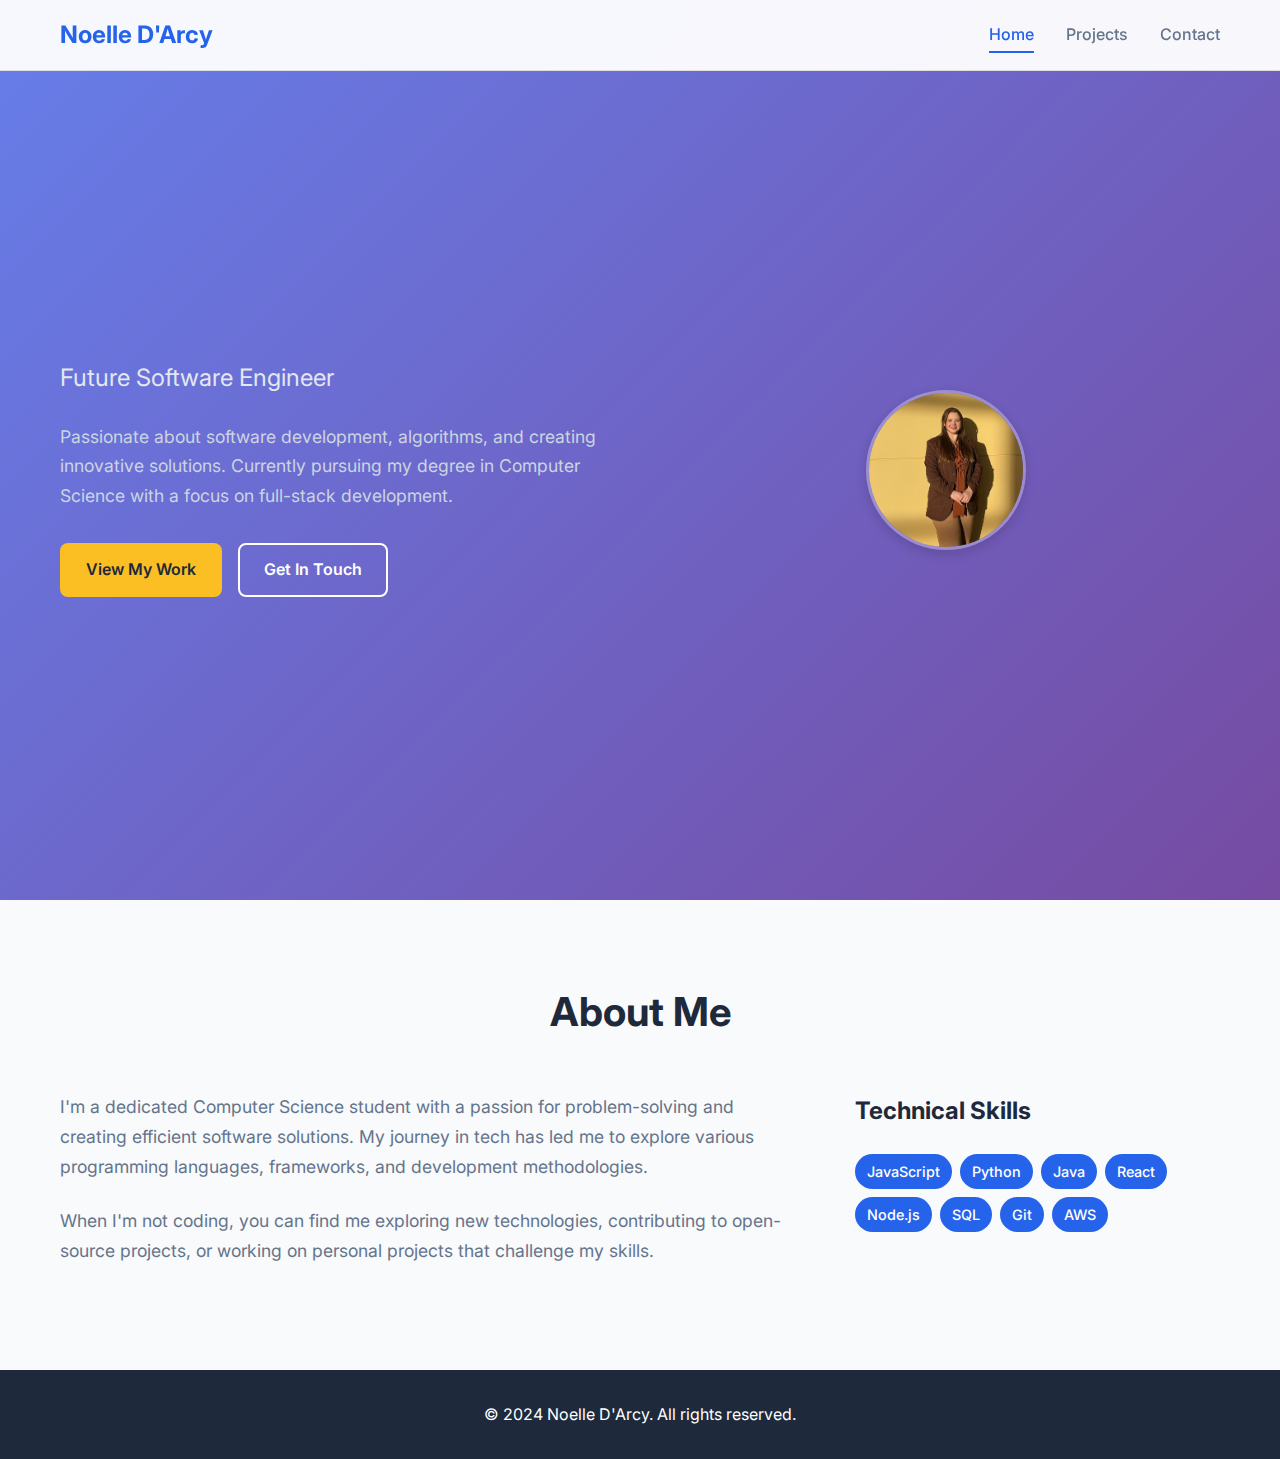
<file: index.html>
<!DOCTYPE html>
<html lang="en">
<head>
    <meta charset="UTF-8">
    <meta name="viewport" content="width=device-width, initial-scale=1.0">
    <title>Noelle D'Arcy - Computer Science Portfolio</title>
    <link rel="stylesheet" href="styles.css">
    <link href="https://cdnjs.cloudflare.com/ajax/libs/font-awesome/6.0.0/css/all.min.css" rel="stylesheet">
    <link href="https://fonts.googleapis.com/css2?family=Inter:wght@300;400;500;600;700&display=swap" rel="stylesheet">
</head>
<body>
    <!-- Navigation -->
    <nav class="navbar">
        <div class="nav-container">
            <div class="nav-logo">
                <a href="index.html">Noelle D'Arcy</a>
            </div>
            <div class="nav-menu" id="nav-menu">
                <a href="index.html" class="nav-link active">Home</a>
                <a href="projects.html" class="nav-link">Projects</a>
                <a href="contact.html" class="nav-link">Contact</a>
            </div>
            <div class="hamburger" id="hamburger">
                <span class="bar"></span>
                <span class="bar"></span>
                <span class="bar"></span>
            </div>
        </div>
    </nav>

    <!-- Hero Section -->
    <section class="hero">
        <div class="hero-container">
            <div class="hero-content">
                <h1 class="hero-title">
                    Hi, I'm Noelle D'Arcy
                  </h1>
                <h2 class="hero-subtitle">Future Software Engineer</h2>
                <p class="hero-description">
                    Passionate about software development, algorithms, and creating innovative solutions. 
                    Currently pursuing my degree in Computer Science with a focus on full-stack development.
                </p>
                <div class="hero-buttons">
                    <a href="projects.html" class="btn btn-primary">View My Work</a>
                    <a href="contact.html" class="btn btn-secondary">Get In Touch</a>
                </div>
            </div>
            <div class="hero-image">
                <div class="profile-card">
                    <div class="profile-image">
                        <img src="images/profile.png" alt="Profile Image">
                    </div>
                </div>
            </div>
        </div>
    </section>

    <!-- About Section -->
    <section class="about">
        <div class="container">
            <h2 class="section-title">About Me</h2>
            <div class="about-content">
                <div class="about-text">
                    <p>
                        I'm a dedicated Computer Science student with a passion for problem-solving and 
                        creating efficient software solutions. My journey in tech has led me to explore 
                        various programming languages, frameworks, and development methodologies.
                    </p>
                    <p>
                        When I'm not coding, you can find me exploring new technologies, contributing to 
                        open-source projects, or working on personal projects that challenge my skills.
                    </p>
                </div>
                <div class="skills-preview">
                    <h3>Technical Skills</h3>
                    <div class="skill-tags">
                        <span class="skill-tag">JavaScript</span>
                        <span class="skill-tag">Python</span>
                        <span class="skill-tag">Java</span>
                        <span class="skill-tag">React</span>
                        <span class="skill-tag">Node.js</span>
                        <span class="skill-tag">SQL</span>
                        <span class="skill-tag">Git</span>
                        <span class="skill-tag">AWS</span>
                    </div>
                </div>
            </div>
        </div>
    </section>

    <!-- Footer -->
    <footer class="footer">
        <div class="container">
            <p>&copy; 2024 Noelle D'Arcy. All rights reserved.</p>
        </div>
    </footer>

    <script src="script.js"></script>
</body>
</html>
</file>
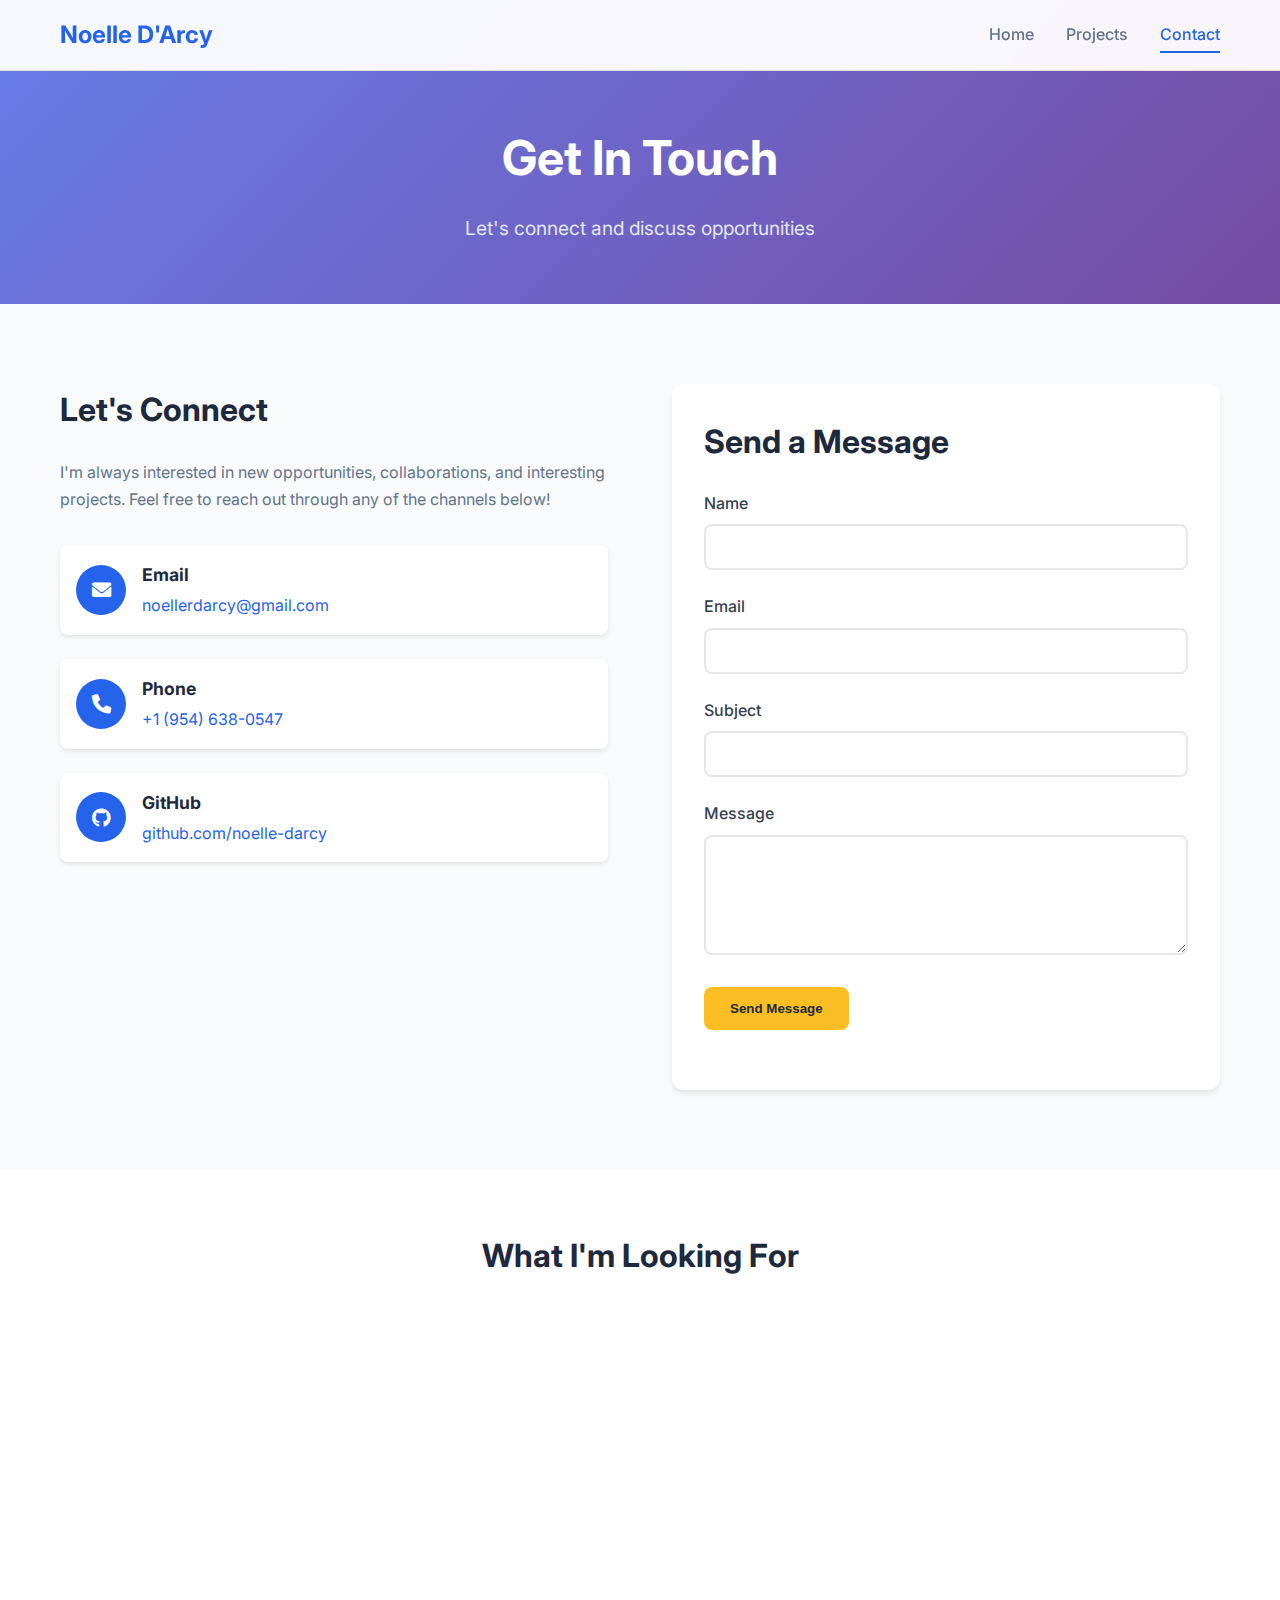
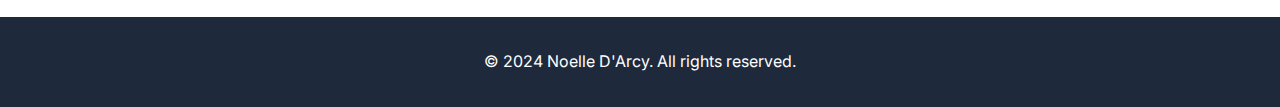
<file: contact.html>
<!DOCTYPE html>
<html lang="en">
<head>
    <meta charset="UTF-8">
    <meta name="viewport" content="width=device-width, initial-scale=1.0">
    <title>Contact - Noelle D'Arcy Portfolio</title>
    <link rel="stylesheet" href="styles.css">
    <link href="https://cdnjs.cloudflare.com/ajax/libs/font-awesome/6.0.0/css/all.min.css" rel="stylesheet">
    <link href="https://fonts.googleapis.com/css2?family=Inter:wght@300;400;500;600;700&display=swap" rel="stylesheet">
</head>
<body>
    <!-- Navigation -->
    <nav class="navbar">
        <div class="nav-container">
            <div class="nav-logo">
                <a href="index.html">Noelle D'Arcy</a>
            </div>
            <div class="nav-menu" id="nav-menu">
                <a href="index.html" class="nav-link">Home</a>
                <a href="projects.html" class="nav-link">Projects</a>
                <a href="contact.html" class="nav-link active">Contact</a>
            </div>
            <div class="hamburger" id="hamburger">
                <span class="bar"></span>
                <span class="bar"></span>
                <span class="bar"></span>
            </div>
        </div>
    </nav>

    <!-- Contact Header -->
    <section class="page-header">
        <div class="container">
            <h1 class="page-title">Get In Touch</h1>
            <p class="page-subtitle">Let's connect and discuss opportunities</p>
        </div>
    </section>

    <!-- Contact Section -->
    <section class="contact">
        <div class="container">
            <div class="contact-content">
                <!-- Contact Info -->
                <div class="contact-info">
                    <h2>Let's Connect</h2>
                    <p>
                        I'm always interested in new opportunities, collaborations, and interesting projects. 
                        Feel free to reach out through any of the channels below!
                    </p>
                    
                    <div class="contact-methods">
                        <!-- Email -->
                        <div class="contact-method">
                            <div class="contact-icon">
                                <i class="fas fa-envelope"></i>
                            </div>
                            <div class="contact-details">
                                <h3>Email</h3>
                                <a href="mailto:noellerdarcy@gmail.com">noellerdarcy@gmail.com</a>
                            </div>
                        </div>

                        <!-- Phone -->
                        <div class="contact-method">
                            <div class="contact-icon">
                                <i class="fas fa-phone"></i>
                            </div>
                            <div class="contact-details">
                                <h3>Phone</h3>
                                <a href="tel:+19546380547">+1 (954) 638-0547</a>
                            </div>
                        </div>

                        <!-- GitHub -->
                        <div class="contact-method">
                            <div class="contact-icon">
                                <i class="fab fa-github"></i>
                            </div>
                            <div class="contact-details">
                                <h3>GitHub</h3>
                                <a href="https://github.com/noelle-darcy" target="_blank">github.com/noelle-darcy</a>
                            </div>
                        </div>

                        <!-- GitLab -->
                        <div class="contact-method">
                            <div class="contact-icon">
                                <i class="fab fa-gitlab"></i>
                            </div>
                            <div class="contact-details">
                                <h3>GitLab</h3>
                                <a href="https://gitlab.com/noelle-darcy" target="_blank">gitlab.com/noelle-darcy</a>
                            </div>
                        </div>

                        <!-- LinkedIn -->
                        <div class="contact-method">
                            <div class="contact-icon">
                                <i class="fab fa-linkedin"></i>
                            </div>
                            <div class="contact-details">
                                <h3>LinkedIn</h3>
                                <a href="https://linkedin.com/in/noelle-darcy" target="_blank">linkedin.com/in/noelle-darcy</a>
                            </div>
                        </div>
                    </div>
                </div>

                <!-- Contact Form -->
                <div class="contact-form-container">
                    <h2>Send a Message</h2>
                    <form class="contact-form" id="contact-form">
                        <div class="form-group">
                            <label for="name">Name</label>
                            <input type="text" id="name" name="name" required>
                        </div>
                        
                        <div class="form-group">
                            <label for="email">Email</label>
                            <input type="email" id="email" name="email" required>
                        </div>
                        
                        <div class="form-group">
                            <label for="subject">Subject</label>
                            <input type="text" id="subject" name="subject" required>
                        </div>
                        
                        <div class="form-group">
                            <label for="message">Message</label>
                            <textarea id="message" name="message" rows="5" required></textarea>
                        </div>
                        
                        <button type="submit" class="btn btn-primary">Send Message</button>
                    </form>
                </div>
            </div>
        </div>
    </section>

    <!-- Additional Info Section -->
    <section class="contact-additional">
        <div class="container">
            <div class="additional-content">
                <h2>What I'm Looking For</h2>
                <div class="opportunities">
                    <div class="opportunity">
                        <i class="fas fa-briefcase"></i>
                        <h3>Internships</h3>
                        <p>Software development, data science, or research opportunities</p>
                    </div>
                    <div class="opportunity">
                        <i class="fas fa-users"></i>
                        <h3>Collaborations</h3>
                        <p>Open source projects, hackathons, or team projects</p>
                    </div>
                    <div class="opportunity">
                        <i class="fas fa-graduation-cap"></i>
                        <h3>Mentorship</h3>
                        <p>Learning opportunities and career guidance</p>
                    </div>
                </div>
            </div>
        </div>
    </section>

    <!-- Footer -->
    <footer class="footer">
        <div class="container">
            <p>&copy; 2024 Noelle D'Arcy. All rights reserved.</p>
        </div>
    </footer>

    <script src="script.js"></script>
</body>
</html>
</file>
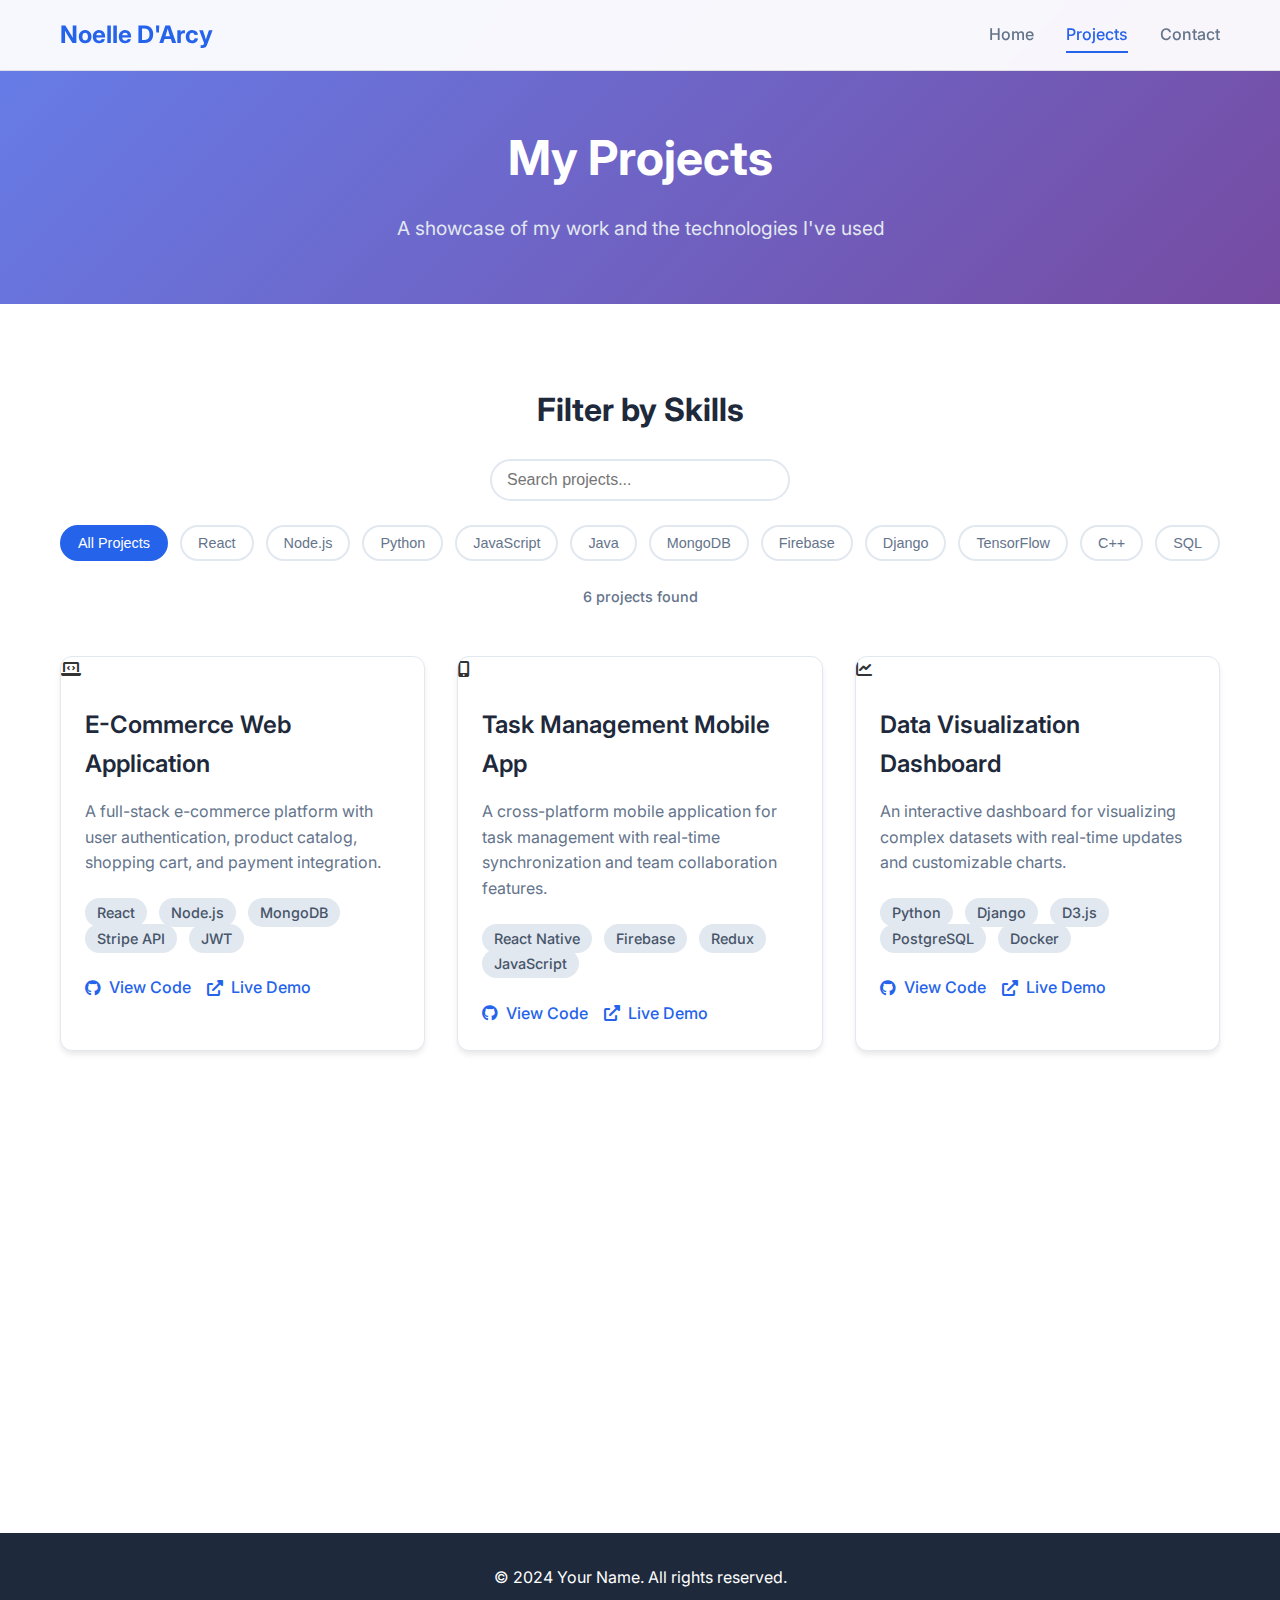
<file: projects.html>
<!DOCTYPE html>
<html lang="en">
<head>
    <meta charset="UTF-8">
    <meta name="viewport" content="width=device-width, initial-scale=1.0">
    <title>Projects - Noelle D'Arcy Portfolio</title>
    <link rel="stylesheet" href="styles.css">
    <link href="https://cdnjs.cloudflare.com/ajax/libs/font-awesome/6.0.0/css/all.min.css" rel="stylesheet">
    <link href="https://fonts.googleapis.com/css2?family=Inter:wght@300;400;500;600;700&display=swap" rel="stylesheet">
</head>
<body>
    <!-- Navigation -->
    <nav class="navbar">
        <div class="nav-container">
            <div class="nav-logo">
                <a href="index.html">Noelle D'Arcy</a>
            </div>
            <div class="nav-menu" id="nav-menu">
                <a href="index.html" class="nav-link">Home</a>
                <a href="projects.html" class="nav-link active">Projects</a>
                <a href="contact.html" class="nav-link">Contact</a>
            </div>
            <div class="hamburger" id="hamburger">
                <span class="bar"></span>
                <span class="bar"></span>
                <span class="bar"></span>
            </div>
        </div>
    </nav>

    <!-- Projects Header -->
    <section class="page-header">
        <div class="container">
            <h1 class="page-title">My Projects</h1>
            <p class="page-subtitle">A showcase of my work and the technologies I've used</p>
        </div>
    </section>

    <!-- Projects Section -->
    <section class="projects">
        <div class="container">
            <!-- Filter Section -->
            <div class="filter-section">
                <h2>Filter by Skills</h2>
                <div class="filter-controls">
                    <button class="filter-btn active" data-skill="all">All Projects</button>
                    <button class="filter-btn" data-skill="React">React</button>
                    <button class="filter-btn" data-skill="Node.js">Node.js</button>
                    <button class="filter-btn" data-skill="Python">Python</button>
                    <button class="filter-btn" data-skill="JavaScript">JavaScript</button>
                    <button class="filter-btn" data-skill="Java">Java</button>
                    <button class="filter-btn" data-skill="MongoDB">MongoDB</button>
                    <button class="filter-btn" data-skill="Firebase">Firebase</button>
                    <button class="filter-btn" data-skill="Django">Django</button>
                    <button class="filter-btn" data-skill="TensorFlow">TensorFlow</button>
                    <button class="filter-btn" data-skill="C++">C++</button>
                    <button class="filter-btn" data-skill="SQL">SQL</button>
                </div>
                <div class="filter-results">
                    <span id="project-count">6 projects found</span>
                </div>
            </div>
            
            <div class="projects-grid" id="projects-grid">
                <!-- Project 1 -->
                <div class="project-card" data-skills="React,Node.js,MongoDB,Stripe API,JWT">
                    <div class="project-image">
                        <i class="fas fa-laptop-code"></i>
                    </div>
                    <div class="project-content">
                        <h3 class="project-title">E-Commerce Web Application</h3>
                        <p class="project-description">
                            A full-stack e-commerce platform with user authentication, product catalog, 
                            shopping cart, and payment integration.
                        </p>
                        <div class="project-skills">
                            <span class="skill-tag">React</span>
                            <span class="skill-tag">Node.js</span>
                            <span class="skill-tag">MongoDB</span>
                            <span class="skill-tag">Stripe API</span>
                            <span class="skill-tag">JWT</span>
                        </div>
                        <div class="project-links">
                            <a href="#" class="project-link" target="_blank">
                                <i class="fab fa-github"></i> View Code
                            </a>
                            <a href="#" class="project-link" target="_blank">
                                <i class="fas fa-external-link-alt"></i> Live Demo
                            </a>
                        </div>
                    </div>
                </div>

                <!-- Project 2 -->
                <div class="project-card" data-skills="React Native,Firebase,Redux,JavaScript">
                    <div class="project-image">
                        <i class="fas fa-mobile-alt"></i>
                    </div>
                    <div class="project-content">
                        <h3 class="project-title">Task Management Mobile App</h3>
                        <p class="project-description">
                            A cross-platform mobile application for task management with real-time 
                            synchronization and team collaboration features.
                        </p>
                        <div class="project-skills">
                            <span class="skill-tag">React Native</span>
                            <span class="skill-tag">Firebase</span>
                            <span class="skill-tag">Redux</span>
                            <span class="skill-tag">JavaScript</span>
                        </div>
                        <div class="project-links">
                            <a href="#" class="project-link" target="_blank">
                                <i class="fab fa-github"></i> View Code
                            </a>
                            <a href="#" class="project-link" target="_blank">
                                <i class="fas fa-external-link-alt"></i> Live Demo
                            </a>
                        </div>
                    </div>
                </div>

                <!-- Project 3 -->
                <div class="project-card" data-skills="Python,Django,D3.js,PostgreSQL,Docker">
                    <div class="project-image">
                        <i class="fas fa-chart-line"></i>
                    </div>
                    <div class="project-content">
                        <h3 class="project-title">Data Visualization Dashboard</h3>
                        <p class="project-description">
                            An interactive dashboard for visualizing complex datasets with real-time 
                            updates and customizable charts.
                        </p>
                        <div class="project-skills">
                            <span class="skill-tag">Python</span>
                            <span class="skill-tag">Django</span>
                            <span class="skill-tag">D3.js</span>
                            <span class="skill-tag">PostgreSQL</span>
                            <span class="skill-tag">Docker</span>
                        </div>
                        <div class="project-links">
                            <a href="#" class="project-link" target="_blank">
                                <i class="fab fa-github"></i> View Code
                            </a>
                            <a href="#" class="project-link" target="_blank">
                                <i class="fas fa-external-link-alt"></i> Live Demo
                            </a>
                        </div>
                    </div>
                </div>

                <!-- Project 4 -->
                <div class="project-card" data-skills="Python,TensorFlow,Flask,OpenCV,NumPy">
                    <div class="project-image">
                        <i class="fas fa-robot"></i>
                    </div>
                    <div class="project-content">
                        <h3 class="project-title">Machine Learning Classifier</h3>
                        <p class="project-description">
                            A machine learning model for image classification using deep learning 
                            techniques with a web interface for testing.
                        </p>
                        <div class="project-skills">
                            <span class="skill-tag">Python</span>
                            <span class="skill-tag">TensorFlow</span>
                            <span class="skill-tag">Flask</span>
                            <span class="skill-tag">OpenCV</span>
                            <span class="skill-tag">NumPy</span>
                        </div>
                        <div class="project-links">
                            <a href="#" class="project-link" target="_blank">
                                <i class="fab fa-github"></i> View Code
                            </a>
                            <a href="#" class="project-link" target="_blank">
                                <i class="fas fa-external-link-alt"></i> Live Demo
                            </a>
                        </div>
                    </div>
                </div>

                <!-- Project 5 -->
                <div class="project-card" data-skills="C++,SQL,B+ Trees,File Systems">
                    <div class="project-image">
                        <i class="fas fa-database"></i>
                    </div>
                    <div class="project-content">
                        <h3 class="project-title">Database Management System</h3>
                        <p class="project-description">
                            A custom database management system with query optimization, 
                            indexing, and transaction support.
                        </p>
                        <div class="project-skills">
                            <span class="skill-tag">C++</span>
                            <span class="skill-tag">SQL</span>
                            <span class="skill-tag">B+ Trees</span>
                            <span class="skill-tag">File Systems</span>
                        </div>
                        <div class="project-links">
                            <a href="#" class="project-link" target="_blank">
                                <i class="fab fa-github"></i> View Code
                            </a>
                            <a href="#" class="project-link" target="_blank">
                                <i class="fas fa-external-link-alt"></i> Live Demo
                            </a>
                        </div>
                    </div>
                </div>

                <!-- Project 6 -->
                <div class="project-card" data-skills="Java,JavaFX,Game Design,OOP">
                    <div class="project-image">
                        <i class="fas fa-gamepad"></i>
                    </div>
                    <div class="project-content">
                        <h3 class="project-title">2D Platformer Game</h3>
                        <p class="project-description">
                            A 2D platformer game built from scratch with physics engine, 
                            level editor, and multiplayer support.
                        </p>
                        <div class="project-skills">
                            <span class="skill-tag">Java</span>
                            <span class="skill-tag">JavaFX</span>
                            <span class="skill-tag">Game Design</span>
                            <span class="skill-tag">OOP</span>
                        </div>
                        <div class="project-links">
                            <a href="#" class="project-link" target="_blank">
                                <i class="fab fa-github"></i> View Code
                            </a>
                            <a href="#" class="project-link" target="_blank">
                                <i class="fas fa-external-link-alt"></i> Live Demo
                            </a>
                        </div>
                    </div>
                </div>
            </div>
        </div>
    </section>

    <!-- Footer -->
    <footer class="footer">
        <div class="container">
            <p>&copy; 2024 Your Name. All rights reserved.</p>
        </div>
    </footer>

    <script src="script.js"></script>
</body>
</html>
</file>
<file: styles.css>
/* Reset and Base Styles */
* {
    margin: 0;
    padding: 0;
    box-sizing: border-box;
}

html {
    scroll-behavior: smooth;
}

body {
    font-family: 'Inter', sans-serif;
    line-height: 1.6;
    color: #333;
    background-color: #ffffff;
}

.container {
    max-width: 1200px;
    margin: 0 auto;
    padding: 0 20px;
}

/* Navigation */
.navbar {
    position: fixed;
    top: 0;
    width: 100%;
    background: rgba(255, 255, 255, 0.95);
    backdrop-filter: blur(10px);
    border-bottom: 1px solid rgba(0, 0, 0, 0.1);
    z-index: 1000;
    transition: all 0.3s ease;
}

.nav-container {
    max-width: 1200px;
    margin: 0 auto;
    padding: 0 20px;
    display: flex;
    justify-content: space-between;
    align-items: center;
    height: 70px;
}

.nav-logo a {
    font-size: 1.5rem;
    font-weight: 700;
    color: #2563eb;
    text-decoration: none;
    transition: color 0.3s ease;
}

.nav-logo a:hover {
    color: #1d4ed8;
}

.nav-menu {
    display: flex;
    gap: 2rem;
}

.nav-link {
    text-decoration: none;
    color: #64748b;
    font-weight: 500;
    transition: color 0.3s ease;
    position: relative;
}

.nav-link:hover,
.nav-link.active {
    color: #2563eb;
}

.nav-link.active::after {
    content: '';
    position: absolute;
    bottom: -5px;
    left: 0;
    width: 100%;
    height: 2px;
    background: #2563eb;
}

.hamburger {
    display: none;
    flex-direction: column;
    cursor: pointer;
}

.bar {
    width: 25px;
    height: 3px;
    background: #333;
    margin: 3px 0;
    transition: 0.3s;
}

/* Hero Section */
.hero {
    padding: 120px 0 80px;
    background: linear-gradient(135deg, #667eea 0%, #764ba2 100%);
    color: white;
    min-height: 100vh;
    display: flex;
    align-items: center;
}

.hero-container {
    max-width: 1200px;
    margin: 0 auto;
    padding: 0 20px;
    display: grid;
    grid-template-columns: 1fr 1fr;
    gap: 4rem;
    align-items: center;
}

.hero-title {
    font-size: 3.5rem;
    font-weight: 700;
    margin-bottom: 1rem;
    line-height: 1.2;
}

.highlight {
    color: #ff4081;
    font-weight: bold;
  }

.hero-subtitle {
    font-size: 1.5rem;
    font-weight: 400;
    margin-bottom: 1.5rem;
    color: #e2e8f0;
}

.hero-description {
    font-size: 1.1rem;
    margin-bottom: 2rem;
    color: #cbd5e1;
    line-height: 1.7;
}

.hero-buttons {
    display: flex;
    gap: 1rem;
    flex-wrap: wrap;
}

.btn {
    display: inline-block;
    padding: 12px 24px;
    border-radius: 8px;
    text-decoration: none;
    font-weight: 600;
    transition: all 0.3s ease;
    border: 2px solid transparent;
}

.btn-primary {
    background: #fbbf24;
    color: #1e293b;
}

.btn-primary:hover {
    background: #f59e0b;
    transform: translateY(-2px);
}

.btn-secondary {
    background: transparent;
    color: white;
    border-color: white;
}

.btn-secondary:hover {
    background: white;
    color: #2563eb;
    transform: translateY(-2px);
}

.profile-card {
    display: flex;
    justify-content: center;
    align-items: center;
}

.profile-image {
    width: 300px;
    height: 300px;
    background: rgba(255, 255, 255, 0.1);
    border-radius: 50%;
    display: flex;
    align-items: center;
    justify-content: center;
    font-size: 6rem;
    color: rgba(255, 255, 255, 0.3);
    border: 3px solid rgba(255, 255, 255, 0.2);
}

/* About Section */
.about {
    padding: 80px 0;
    background: #f8fafc;
}

.section-title {
    text-align: center;
    font-size: 2.5rem;
    font-weight: 700;
    margin-bottom: 3rem;
    color: #1e293b;
}

.about-content {
    display: grid;
    grid-template-columns: 2fr 1fr;
    gap: 4rem;
    align-items: start;
}

.about-text p {
    font-size: 1.1rem;
    color: #64748b;
    margin-bottom: 1.5rem;
    line-height: 1.7;
}

.skills-preview h3 {
    font-size: 1.5rem;
    margin-bottom: 1.5rem;
    color: #1e293b;
}

.skill-tags {
    display: flex;
    flex-wrap: wrap;
    gap: 0.5rem;
}

.skill-tag {
    background: #2563eb;
    color: white;
    padding: 6px 12px;
    border-radius: 20px;
    font-size: 0.9rem;
    font-weight: 500;
}

/* Page Header */
.page-header {
    padding: 120px 0 60px;
    background: linear-gradient(135deg, #667eea 0%, #764ba2 100%);
    color: white;
    text-align: center;
}

.page-title {
    font-size: 3rem;
    font-weight: 700;
    margin-bottom: 1rem;
}

.page-subtitle {
    font-size: 1.2rem;
    color: #e2e8f0;
}

/* Projects Section */
.projects {
    padding: 80px 0;
    background: #ffffff;
}

/* Filter Section */
.filter-section {
    margin-bottom: 3rem;
    text-align: center;
}

.filter-section h2 {
    font-size: 2rem;
    margin-bottom: 1.5rem;
    color: #1e293b;
}

.filter-controls {
    display: flex;
    flex-wrap: wrap;
    justify-content: center;
    gap: 0.75rem;
    margin-bottom: 1.5rem;
}

.filter-btn {
    padding: 8px 16px;
    border: 2px solid #e2e8f0;
    background: white;
    color: #64748b;
    border-radius: 25px;
    cursor: pointer;
    font-weight: 500;
    transition: all 0.3s ease;
    font-size: 0.9rem;
}

.filter-btn:hover {
    border-color: #2563eb;
    color: #2563eb;
    transform: translateY(-2px);
}

.filter-btn.active {
    background: #2563eb;
    color: white;
    border-color: #2563eb;
}

.filter-results {
    color: #64748b;
    font-size: 0.9rem;
}

#project-count {
    font-weight: 500;
}

.projects-grid {
    display: grid;
    grid-template-columns: repeat(auto-fit, minmax(350px, 1fr));
    gap: 2rem;
}

.project-card {
    background: white;
    border-radius: 12px;
    box-shadow: 0 4px 6px -1px rgba(0, 0, 0, 0.1);
    overflow: hidden;
    transition: all 0.3s ease;
    border: 1px solid #e2e8f0;
    opacity: 1;
    transform: scale(1);
}

.project-card.filtered-out {
    opacity: 0;
    transform: scale(0.8);
    pointer-events: none;
    margin: 0;
    padding: 0;
    height: 0;
    overflow: hidden;
}

/* Profile card wrapper */
.profile-card {
    display: flex;
    justify-content: center;
    align-items: center;
}

/* Circular profile photo area */
.hero .profile-image {
    width: 160px;
    height: 160px;
    border-radius: 50%;
    overflow: hidden;
    border: 3px solid rgba(255, 255, 255, 0.3);
    box-shadow: 0 4px 12px rgba(0,0,0,0.15);
    background: none; /* remove grayish overlay */
}

/* The actual image itself */
.hero .profile-image img {
    width: 100%;
    height: 100%;
    object-fit: cover;
    display: block;
}

.project-content {
    padding: 1.5rem;
}

.project-title {
    font-size: 1.5rem;
    font-weight: 600;
    margin-bottom: 1rem;
    color: #1e293b;
}

.project-description {
    color: #64748b;
    margin-bottom: 1.5rem;
    line-height: 1.6;
}

.project-skills {
    margin-bottom: 1.5rem;
}

.project-skills .skill-tag {
    background: #e2e8f0;
    color: #475569;
    margin-right: 0.5rem;
    margin-bottom: 0.5rem;
}

.project-links {
    display: flex;
    gap: 1rem;
    flex-wrap: wrap;
}

.project-link {
    display: inline-flex;
    align-items: center;
    gap: 0.5rem;
    color: #2563eb;
    text-decoration: none;
    font-weight: 500;
    transition: color 0.3s ease;
}

.project-link:hover {
    color: #1d4ed8;
}

/* Contact Section */
.contact {
    padding: 80px 0;
    background: #f8fafc;
}

.contact-content {
    display: grid;
    grid-template-columns: 1fr 1fr;
    gap: 4rem;
}

.contact-info h2,
.contact-form-container h2 {
    font-size: 2rem;
    margin-bottom: 1.5rem;
    color: #1e293b;
}

.contact-info p {
    color: #64748b;
    margin-bottom: 2rem;
    line-height: 1.7;
}

.contact-methods {
    display: flex;
    flex-direction: column;
    gap: 1.5rem;
}

.contact-method {
    display: flex;
    align-items: center;
    gap: 1rem;
    padding: 1rem;
    background: white;
    border-radius: 8px;
    box-shadow: 0 2px 4px rgba(0, 0, 0, 0.1);
    transition: transform 0.3s ease;
}

.contact-method:hover {
    transform: translateY(-2px);
}

.contact-icon {
    width: 50px;
    height: 50px;
    background: #2563eb;
    color: white;
    border-radius: 50%;
    display: flex;
    align-items: center;
    justify-content: center;
    font-size: 1.2rem;
}

.contact-details h3 {
    font-size: 1.1rem;
    margin-bottom: 0.25rem;
    color: #1e293b;
}

.contact-details a {
    color: #2563eb;
    text-decoration: none;
    transition: color 0.3s ease;
}

.contact-details a:hover {
    color: #1d4ed8;
}

/* Contact Form */
.contact-form-container {
    background: white;
    padding: 2rem;
    border-radius: 12px;
    box-shadow: 0 4px 6px -1px rgba(0, 0, 0, 0.1);
}

.form-group {
    margin-bottom: 1.5rem;
}

.form-group label {
    display: block;
    margin-bottom: 0.5rem;
    font-weight: 500;
    color: #374151;
}

.form-group input,
.form-group textarea {
    width: 100%;
    padding: 12px;
    border: 2px solid #e5e7eb;
    border-radius: 8px;
    font-size: 1rem;
    transition: border-color 0.3s ease;
}

.form-group input:focus,
.form-group textarea:focus {
    outline: none;
    border-color: #2563eb;
}

.form-group textarea {
    resize: vertical;
    min-height: 120px;
}

/* Contact Additional */
.contact-additional {
    padding: 60px 0;
    background: white;
}

.additional-content h2 {
    text-align: center;
    font-size: 2rem;
    margin-bottom: 3rem;
    color: #1e293b;
}

.opportunities {
    display: grid;
    grid-template-columns: repeat(auto-fit, minmax(250px, 1fr));
    gap: 2rem;
}

.opportunity {
    text-align: center;
    padding: 2rem;
    background: #f8fafc;
    border-radius: 12px;
    transition: transform 0.3s ease;
}

.opportunity:hover {
    transform: translateY(-5px);
}

.opportunity i {
    font-size: 3rem;
    color: #2563eb;
    margin-bottom: 1rem;
}

.opportunity h3 {
    font-size: 1.3rem;
    margin-bottom: 1rem;
    color: #1e293b;
}

.opportunity p {
    color: #64748b;
    line-height: 1.6;
}

/* Footer */
.footer {
    background: #1e293b;
    color: white;
    text-align: center;
    padding: 2rem 0;
}

/* Responsive Design */
@media (max-width: 768px) {
    .hamburger {
        display: flex;
    }

    .nav-menu {
        position: fixed;
        left: -100%;
        top: 70px;
        flex-direction: column;
        background-color: white;
        width: 100%;
        text-align: center;
        transition: 0.3s;
        box-shadow: 0 10px 27px rgba(0, 0, 0, 0.05);
        padding: 2rem 0;
    }

    .nav-menu.active {
        left: 0;
    }

    .hero-container {
        grid-template-columns: 1fr;
        text-align: center;
        gap: 2rem;
    }

    .hero-title {
        font-size: 2.5rem;
    }

    .about-content {
        grid-template-columns: 1fr;
        gap: 2rem;
    }

    .contact-content {
        grid-template-columns: 1fr;
        gap: 2rem;
    }

    .projects-grid {
        grid-template-columns: 1fr;
    }

    .filter-controls {
        justify-content: center;
        gap: 0.5rem;
    }

    .filter-btn {
        padding: 6px 12px;
        font-size: 0.8rem;
    }

    .hero-buttons {
        justify-content: center;
    }

    .profile-image {
        width: 200px;
        height: 200px;
        font-size: 4rem;
    }
}

@media (max-width: 480px) {
    .hero-title {
        font-size: 2rem;
    }

    .page-title {
        font-size: 2rem;
    }

    .section-title {
        font-size: 2rem;
    }

    .project-links {
        flex-direction: column;
    }

    .btn {
        width: 100%;
        text-align: center;
    }
}

/* Animations */
@keyframes fadeInUp {
    from {
        opacity: 0;
        transform: translateY(30px);
    }
    to {
        opacity: 1;
        transform: translateY(0);
    }
}

.project-card {
    animation: fadeInUp 0.6s ease forwards;
}

.project-card:nth-child(1) { animation-delay: 0.1s; }
.project-card:nth-child(2) { animation-delay: 0.2s; }
.project-card:nth-child(3) { animation-delay: 0.3s; }
.project-card:nth-child(4) { animation-delay: 0.4s; }
.project-card:nth-child(5) { animation-delay: 0.5s; }
.project-card:nth-child(6) { animation-delay: 0.6s; }
</file>
